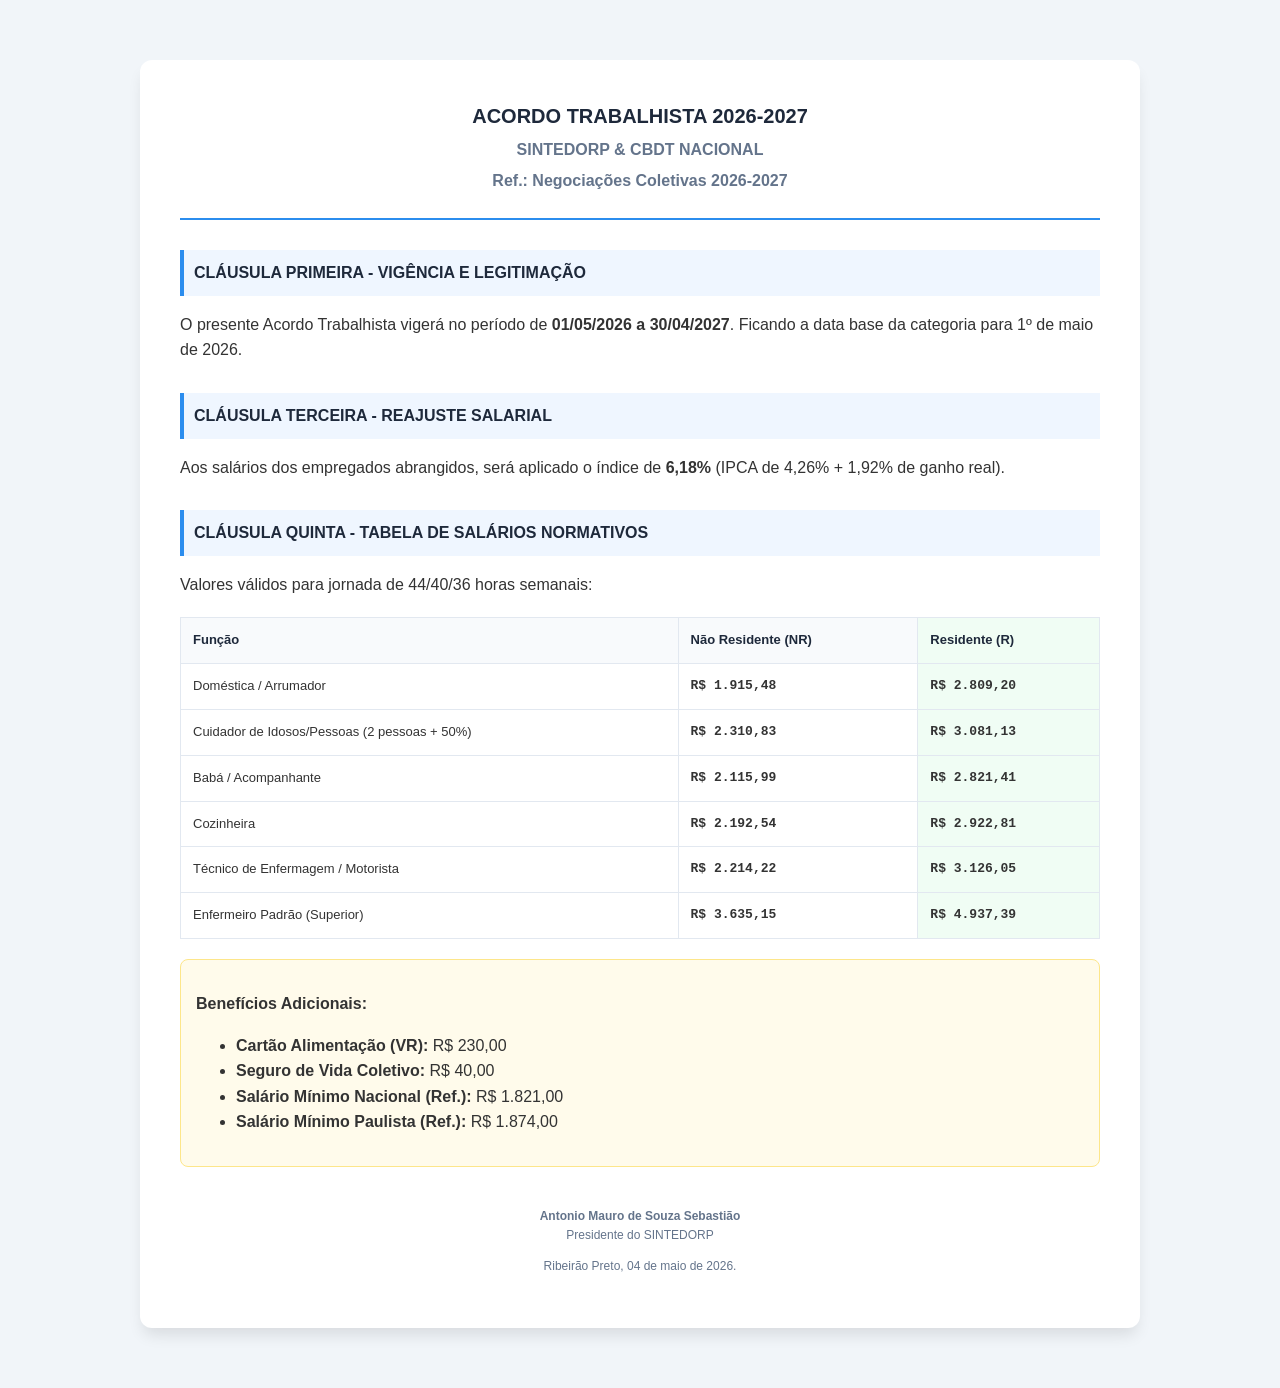
<file: public/acordo-trabalhista-2026-2027.html>
<!DOCTYPE html>
<html lang="pt-BR">
<head>
    <meta charset="UTF-8">
    <meta name="viewport" content="width=device-width, initial-scale=1.0">
    <title>Acordo Trabalhista 2026-2027 - SINTEDORP</title>
    <style>
        body {
            font-family: 'Segoe UI', Tahoma, Geneva, Verdana, sans-serif;
            line-height: 1.6;
            color: #333;
            max-width: 1000px;
            margin: 40px auto;
            padding: 20px;
            background-color: #f1f5f9;
        }
        .document {
            background-color: white;
            padding: 40px;
            box-shadow: 0 10px 15px -3px rgba(0, 0, 0, 0.1);
            border-radius: 12px;
        }
        .header {
            text-align: center;
            border-bottom: 2px solid #2b8dee;
            margin-bottom: 30px;
            padding-bottom: 20px;
        }
        .header h1 {
            color: #1e293b;
            margin: 0;
            font-size: 20px;
            text-transform: uppercase;
        }
        .header p {
            margin: 5px 0;
            font-weight: bold;
            color: #64748b;
        }
        .clause {
            margin-top: 30px;
        }
        .clause-title {
            font-weight: bold;
            text-transform: uppercase;
            color: #1e293b;
            background-color: #eff6ff;
            padding: 10px;
            border-left: 4px solid #2b8dee;
            margin-bottom: 15px;
        }
        table {
            width: 100%;
            border-collapse: collapse;
            margin: 20px 0;
            font-size: 13px;
        }
        th, td {
            border: 1px solid #e2e8f0;
            padding: 12px;
            text-align: left;
        }
        th {
            background-color: #f8fafc;
            color: #1e293b;
            font-weight: bold;
        }
        .residente-col {
            background-color: #f0fdf4;
        }
        .money {
            font-family: 'Courier New', Courier, monospace;
            font-weight: bold;
        }
        .highlight-box {
            background-color: #fffbeb;
            border: 1px solid #fde68a;
            padding: 15px;
            border-radius: 8px;
            margin: 20px 0;
        }
    </style>
</head>
<body>
    <div class="document">
        <div class="header">
            <h1>Acordo Trabalhista 2026-2027</h1>
            <p>SINTEDORP & CBDT NACIONAL</p>
            <p>Ref.: Negociações Coletivas 2026-2027</p>
        </div>

        <div class="clause">
            <div class="clause-title">Cláusula Primeira - Vigência e Legitimação</div>
            <p>O presente Acordo Trabalhista vigerá no período de <strong>01/05/2026 a 30/04/2027</strong>. Ficando a data base da categoria para 1º de maio de 2026.</p>
        </div>

        <div class="clause">
            <div class="clause-title">Cláusula Terceira - Reajuste Salarial</div>
            <p>Aos salários dos empregados abrangidos, será aplicado o índice de <strong>6,18%</strong> (IPCA de 4,26% + 1,92% de ganho real).</p>
        </div>

        <div class="clause">
            <div class="clause-title">Cláusula Quinta - Tabela de Salários Normativos</div>
            <p>Valores válidos para jornada de 44/40/36 horas semanais:</p>
            <table>
                <thead>
                    <tr>
                        <th>Função</th>
                        <th>Não Residente (NR)</th>
                        <th class="residente-col">Residente (R)</th>
                    </tr>
                </thead>
                <tbody>
                    <tr>
                        <td>Doméstica / Arrumador</td>
                        <td class="money">R$ 1.915,48</td>
                        <td class="money residente-col">R$ 2.809,20</td>
                    </tr>
                    <tr>
                        <td>Cuidador de Idosos/Pessoas (2 pessoas + 50%)</td>
                        <td class="money">R$ 2.310,83</td>
                        <td class="money residente-col">R$ 3.081,13</td>
                    </tr>
                    <tr>
                        <td>Babá / Acompanhante</td>
                        <td class="money">R$ 2.115,99</td>
                        <td class="money residente-col">R$ 2.821,41</td>
                    </tr>
                    <tr>
                        <td>Cozinheira</td>
                        <td class="money">R$ 2.192,54</td>
                        <td class="money residente-col">R$ 2.922,81</td>
                    </tr>
                    <tr>
                        <td>Técnico de Enfermagem / Motorista</td>
                        <td class="money">R$ 2.214,22</td>
                        <td class="money residente-col">R$ 3.126,05</td>
                    </tr>
                    <tr>
                        <td>Enfermeiro Padrão (Superior)</td>
                        <td class="money">R$ 3.635,15</td>
                        <td class="money residente-col">R$ 4.937,39</td>
                    </tr>
                </tbody>
            </table>
        </div>

        <div class="highlight-box">
            <p><strong>Benefícios Adicionais:</strong></p>
            <ul>
                <li><strong>Cartão Alimentação (VR):</strong> R$ 230,00</li>
                <li><strong>Seguro de Vida Coletivo:</strong> R$ 40,00</li>
                <li><strong>Salário Mínimo Nacional (Ref.):</strong> R$ 1.821,00</li>
                <li><strong>Salário Mínimo Paulista (Ref.):</strong> R$ 1.874,00</li>
            </ul>
        </div>

        <div style="margin-top: 40px; text-align: center; font-size: 12px; color: #64748b;">
            <p><strong>Antonio Mauro de Souza Sebastião</strong><br>Presidente do SINTEDORP</p>
            <p>Ribeirão Preto, 04 de maio de 2026.</p>
        </div>
    </div>
</body>
</html>
</file>
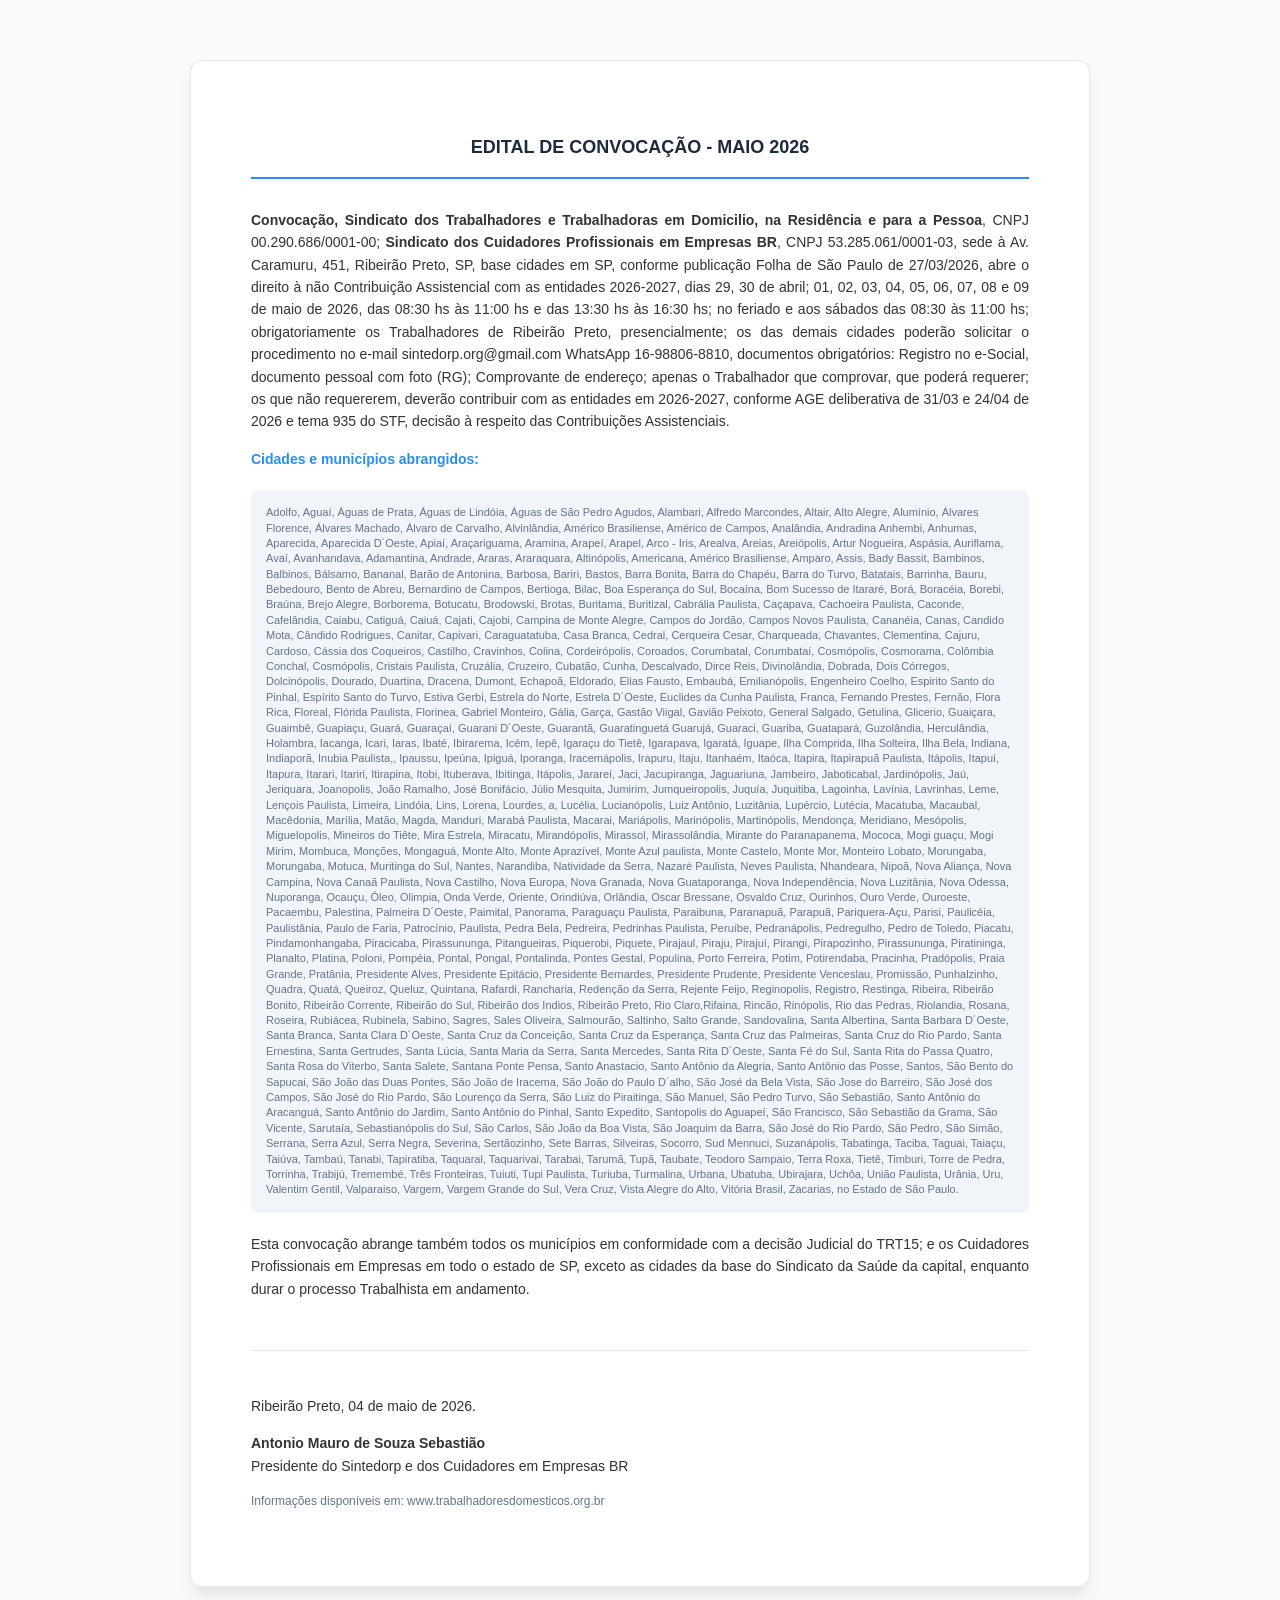
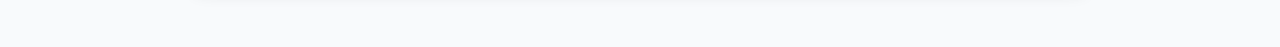
<file: public/convocacao-maio-2026.html>
<!DOCTYPE html>
<html lang="pt-BR">
<head>
    <meta charset="UTF-8">
    <meta name="viewport" content="width=device-width, initial-scale=1.0">
    <title>Edital de Convocação Maio 2026 - Sindicato dos Cuidadores</title>
    <style>
        body {
            font-family: 'Segoe UI', Tahoma, Geneva, Verdana, sans-serif;
            line-height: 1.6;
            color: #333;
            max-width: 900px;
            margin: 40px auto;
            padding: 20px;
            background-color: #f8fafc;
        }
        .document {
            background-color: white;
            padding: 60px;
            box-shadow: 0 10px 15px -3px rgba(0, 0, 0, 0.1);
            border-radius: 12px;
            border: 1px solid #e2e8f0;
        }
        h1 {
            font-size: 18px;
            text-align: center;
            margin-bottom: 30px;
            color: #1e293b;
            text-transform: uppercase;
            border-bottom: 2px solid #2b8dee;
            padding-bottom: 15px;
        }
        p {
            text-align: justify;
            margin-bottom: 15px;
            font-size: 14px;
        }
        .city-list {
            font-size: 11px;
            color: #64748b;
            background-color: #f1f5f9;
            padding: 15px;
            border-radius: 8px;
            margin: 20px 0;
            line-height: 1.4;
        }
        .signature {
            margin-top: 50px;
            text-align: center;
            border-top: 1px solid #e2e8f0;
            padding-top: 30px;
        }
        .meta {
            font-weight: bold;
            color: #2b8dee;
        }
    </style>
</head>
<body>
    <div class="document">
        <h1>Edital de Convocação - Maio 2026</h1>
        
        <p><strong>Convocação, Sindicato dos Trabalhadores e Trabalhadoras em Domicilio, na Residência e para a Pessoa</strong>, CNPJ 00.290.686/0001-00; <strong>Sindicato dos Cuidadores Profissionais em Empresas BR</strong>, CNPJ 53.285.061/0001-03, sede à Av. Caramuru, 451, Ribeirão Preto, SP, base cidades em SP, conforme publicação Folha de São Paulo de 27/03/2026, abre o direito à não Contribuição Assistencial com as entidades 2026-2027, dias 29, 30 de abril; 01, 02, 03, 04, 05, 06, 07, 08 e 09 de maio de 2026, das 08:30 hs às 11:00 hs e das 13:30 hs às 16:30 hs; no feriado e aos sábados das 08:30 às 11:00 hs; obrigatoriamente os Trabalhadores de Ribeirão Preto, presencialmente; os das demais cidades poderão solicitar o procedimento no e-mail sintedorp.org@gmail.com WhatsApp 16-98806-8810, documentos obrigatórios: Registro no e-Social, documento pessoal com foto (RG); Comprovante de endereço; apenas o Trabalhador que comprovar, que poderá requerer; os que não requererem, deverão contribuir com as entidades em 2026-2027, conforme AGE deliberativa de 31/03 e 24/04 de 2026 e tema 935 do STF, decisão à respeito das Contribuições Assistenciais.</p>

        <p class="meta">Cidades e municípios abrangidos:</p>
        <div class="city-list">
            Adolfo, Aguaí, Águas de Prata, Águas de Lindóia, Águas de São Pedro Agudos, Alambari, Alfredo Marcondes, Altair, Alto Alegre, Alumínio, Álvares Florence, Álvares Machado, Álvaro de Carvalho, Alvinlândia, Américo Brasiliense, Américo de Campos, Analândia, Andradina Anhembi, Anhumas, Aparecida, Aparecida D´Oeste, Apiaí, Araçariguama, Aramina, Arapeí, Arapel, Arco - Iris, Arealva, Areias, Areiópolis, Artur Nogueira, Aspásia, Auriflama, Avaí, Avanhandava, Adamantina, Andrade, Araras, Araraquara, Altinópolis, Americana, Américo Brasiliense, Amparo, Assis, Bady Bassit, Bambinos, Balbinos, Bálsamo, Bananal, Barão de Antonina, Barbosa, Bariri, Bastos, Barra Bonita, Barra do Chapéu, Barra do Turvo, Batatais, Barrinha, Bauru, Bebedouro, Bento de Abreu, Bernardino de Campos, Bertioga, Bilac, Boa Esperança do Sul, Bocaína, Bom Sucesso de Itararé, Borá, Boracéia, Borebi, Braúna, Brejo Alegre, Borborema, Botucatu, Brodowski, Brotas, Buritama, Buritizal, Cabrália Paulista, Caçapava, Cachoeira Paulista, Caconde, Cafelândia, Caiabu, Catiguá, Caiuá, Cajati, Cajobi, Campina de Monte Alegre, Campos do Jordão, Campos Novos Paulista, Cananéia, Canas, Candido Mota, Cândido Rodrigues, Canitar, Capivari, Caraguatatuba, Casa Branca, Cedral, Cerqueira Cesar, Charqueada, Chavantes, Clementina, Cajuru, Cardoso, Cássia dos Coqueiros, Castilho, Cravinhos, Colina, Cordeirópolis, Coroados, Corumbatal, Corumbataí, Cosmópolis, Cosmorama, Colômbia Conchal, Cosmópolis, Cristais Paulista, Cruzália, Cruzeiro, Cubatão, Cunha, Descalvado, Dirce Reis, Divinolândia, Dobrada, Dois Córregos, Dolcinópolis, Dourado, Duartina, Dracena, Dumont, Echapoã, Eldorado, Elias Fausto, Embaubá, Emilianópolis, Engenheiro Coelho, Espirito Santo do Pinhal, Espírito Santo do Turvo, Estiva Gerbi, Estrela do Norte, Estrela D´Oeste, Euclides da Cunha Paulista, Franca, Fernando Prestes, Fernão, Flora Rica, Floreal, Flórida Paulista, Florinea, Gabriel Monteiro, Gália, Garça, Gastão Viigal, Gavião Peixoto, General Salgado, Getulina, Glicerio, Guaiçara, Guaimbê, Guapiaçu, Guará, Guaraçaí, Guarani D´Oeste, Guarantã, Guaratinguetá Guarujá, Guaraci, Guariba, Guatapará, Guzolândia, Herculândia, Holambra, Iacanga, Icari, Iaras, Ibaté, Ibirarema, Icém, Iepê, Igaraçu do Tietê, Igarapava, Igaratá, Iguape, Ilha Comprida, Ilha Solteira, Ilha Bela, Indiana, Indiaporã, Inubia Paulista,, Ipaussu, Ipeúna, Ipiguá, Iporanga, Iracemápolis, Irapuru, Itaju, Itanhaém, Itaóca, Itapira, Itapirapuã Paulista, Itápolis, Itapuí, Itapura, Itarari, Itariri, Itirapina, Itobi, Ituberava, Ibitinga, Itápolis, Jarareí, Jaci, Jacupiranga, Jaguariuna, Jambeiro, Jaboticabal, Jardinópolis, Jaú, Jeriquara, Joanopolis, João Ramalho, José Bonifácio, Júlio Mesquita, Jumirim, Jumqueiropolis, Juquía, Juquitiba, Lagoinha, Lavínia, Lavrinhas, Leme, Lençois Paulista, Limeira, Lindóia, Lins, Lorena, Lourdes, a, Lucélia, Lucianópolis, Luiz Antônio, Luzitânia, Lupércio, Lutécia, Macatuba, Macaubal, Macêdonia, Marília, Matão, Magda, Manduri, Marabá Paulista, Macarai, Mariápolis, Marinópolis, Martinópolis, Mendonça, Meridiano, Mesópolis, Miguelopolis, Mineiros do Tiête, Mira Estrela, Miracatu, Mirandópolis, Mirassol, Mirassolândia, Mirante do Paranapanema, Mococa, Mogi guaçu, Mogi Mirim, Mombuca, Monções, Mongaguá, Monte Alto, Monte Aprazível, Monte Azul paulista, Monte Castelo, Monte Mor, Monteiro Lobato, Morungaba, Morungaba, Motuca, Muritinga do Sul, Nantes, Narandiba, Natividade da Serra, Nazaré Paulista, Neves Paulista, Nhandeara, Nipoã, Nova Aliança, Nova Campina, Nova Canaã Paulista, Nova Castilho, Nova Europa, Nova Granada, Nova Guataporanga, Nova Independência, Nova Luzitânia, Nova Odessa, Nuporanga, Ocauçu, Óleo, Olimpia, Onda Verde, Oriente, Orindiúva, Orlândia, Oscar Bressane, Osvaldo Cruz, Ourinhos, Ouro Verde, Ouroeste, Pacaembu, Palestina, Palmeira D´Oeste, Paimital, Panorama, Paraguaçu Paulista, Paraibuna, Paranapuã, Parapuã, Pariquera-Açu, Parisi, Paulicéia, Paulistânia, Paulo de Faria, Patrocínio, Paulista, Pedra Bela, Pedreira, Pedrinhas Paulista, Peruíbe, Pedranápolis, Pedregulho, Pedro de Toledo, Piacatu, Pindamonhangaba, Piracicaba, Pirassununga, Pitangueiras, Piquerobi, Piquete, Pirajaul, Piraju, Pirajuí, Pirangi, Pirapozinho, Pirassununga, Piratininga, Planalto, Platina, Poloni, Pompéia, Pontal, Pongal, Pontalinda, Pontes Gestal, Populina, Porto Ferreira, Potim, Potirendaba, Pracinha, Pradópolis, Praia Grande, Pratânia, Presidente Alves, Presidente Epitácio, Presidente Bernardes, Presidente Prudente, Presidente Venceslau, Promissão, Punhalzinho, Quadra, Quatá, Queiroz, Queluz, Quintana, Rafardi, Rancharia, Redenção da Serra, Rejente Feijo, Reginopolis, Registro, Restinga, Ribeira, Ribeirão Bonito, Ribeirão Corrente, Ribeirão do Sul, Ribeirão dos Indios, Ribeirão Preto, Rio Claro,Rifaina, Rincão, Rinópolis, Rio das Pedras, Riolandia, Rosana, Roseira, Rubiácea, Rubinela, Sabino, Sagres, Sales Oliveira, Salmourão, Saltinho, Salto Grande, Sandovalina, Santa Albertina, Santa Barbara D´Oeste, Santa Branca, Santa Clara D´Oeste, Santa Cruz da Conceição, Santa Cruz da Esperança, Santa Cruz das Palmeiras, Santa Cruz do Rio Pardo, Santa Ernestina, Santa Gertrudes, Santa Lúcia, Santa Maria da Serra, Santa Mercedes, Santa Rita D´Oeste, Santa Fé do Sul, Santa Rita do Passa Quatro, Santa Rosa do Viterbo, Santa Salete, Santana Ponte Pensa, Santo Anastacio, Santo Antônio da Alegria, Santo Antônio das Posse, Santos, São Bento do Sapucai, São João das Duas Pontes, São João de Iracema, São João do Paulo D´alho, São José da Bela Vista, São Jose do Barreiro, São José dos Campos, São José do Rio Pardo, São Lourenço da Serra, São Luiz do Piraitinga, São Manuel, São Pedro Turvo, São Sebastião, Santo Antônio do Aracanguá, Santo Antônio do Jardim, Santo Antônio do Pinhal, Santo Expedito, Santopolis do Aguapeí, São Francisco, São Sebastião da Grama, São Vicente, Sarutaía, Sebastianópolis do Sul, São Carlos, São João da Boa Vista, São Joaquim da Barra, São José do Rio Pardo, São Pedro, São Simão, Serrana, Serra Azul, Serra Negra, Severina, Sertãozinho, Sete Barras, Silveiras, Socorro, Sud Mennuci, Suzanápolis, Tabatinga, Taciba, Taguai, Taiaçu, Taiúva, Tambaú, Tanabi, Tapiratiba, Taquaral, Taquarivai, Tarabai, Tarumã, Tupã, Taubate, Teodoro Sampaio, Terra Roxa, Tietê, Timburi, Torre de Pedra, Torrinha, Trabijú, Tremembé, Três Fronteiras, Tuiuti, Tupi Paulista, Turiuba, Turmalina, Urbana, Ubatuba, Ubirajara, Uchôa, União Paulista, Urânia, Uru, Valentim Gentil, Valparaiso, Vargem, Vargem Grande do Sul, Vera Cruz, Vista Alegre do Alto, Vitória Brasil, Zacarias, no Estado de São Paulo.
        </div>

        <p>Esta convocação abrange também todos os municípios em conformidade com a decisão Judicial do TRT15; e os Cuidadores Profissionais em Empresas em todo o estado de SP, exceto as cidades da base do Sindicato da Saúde da capital, enquanto durar o processo Trabalhista em andamento.</p>

        <div class="signature">
            <p>Ribeirão Preto, 04 de maio de 2026.</p>
            <p><strong>Antonio Mauro de Souza Sebastião</strong><br>Presidente do Sintedorp e dos Cuidadores em Empresas BR</p>
            <p style="font-size: 12px; color: #64748b; margin-top: 10px;">Informações disponíveis em: www.trabalhadoresdomesticos.org.br</p>
        </div>
    </div>
</body>
</html>
</file>
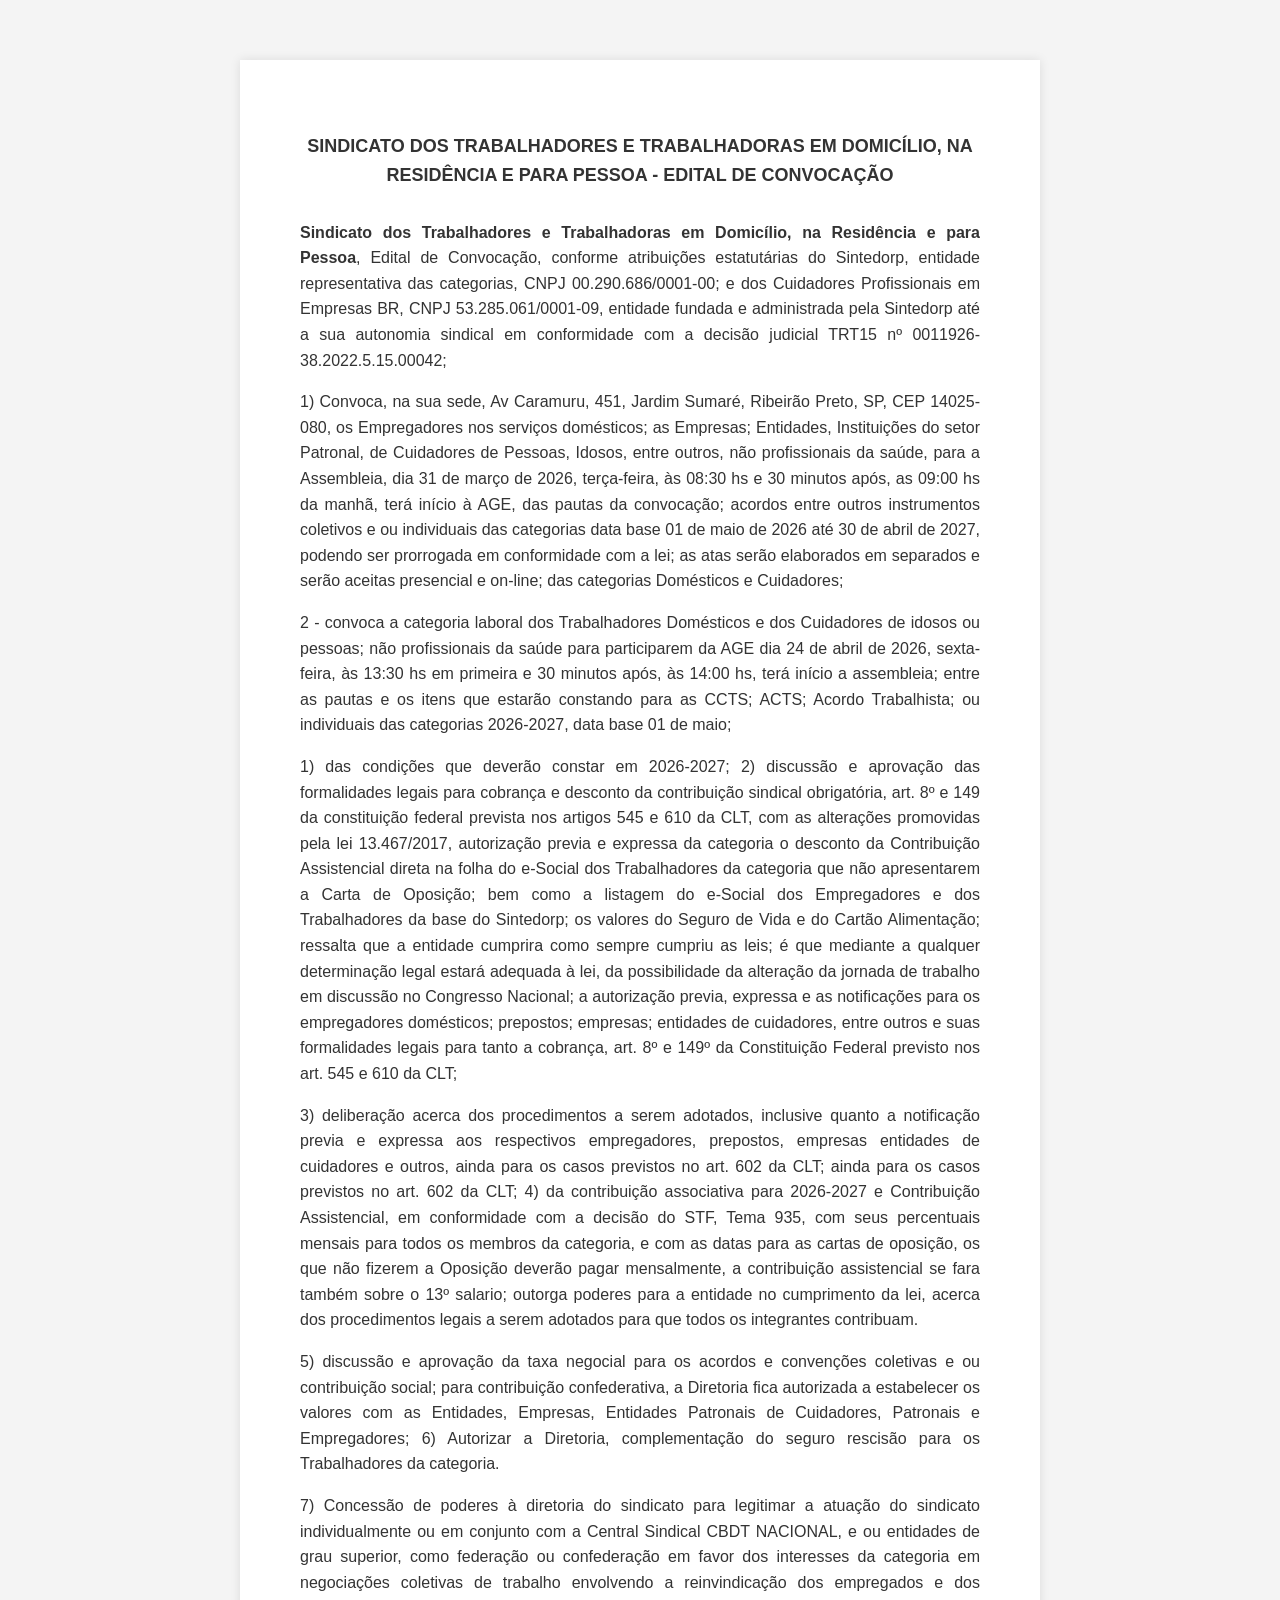
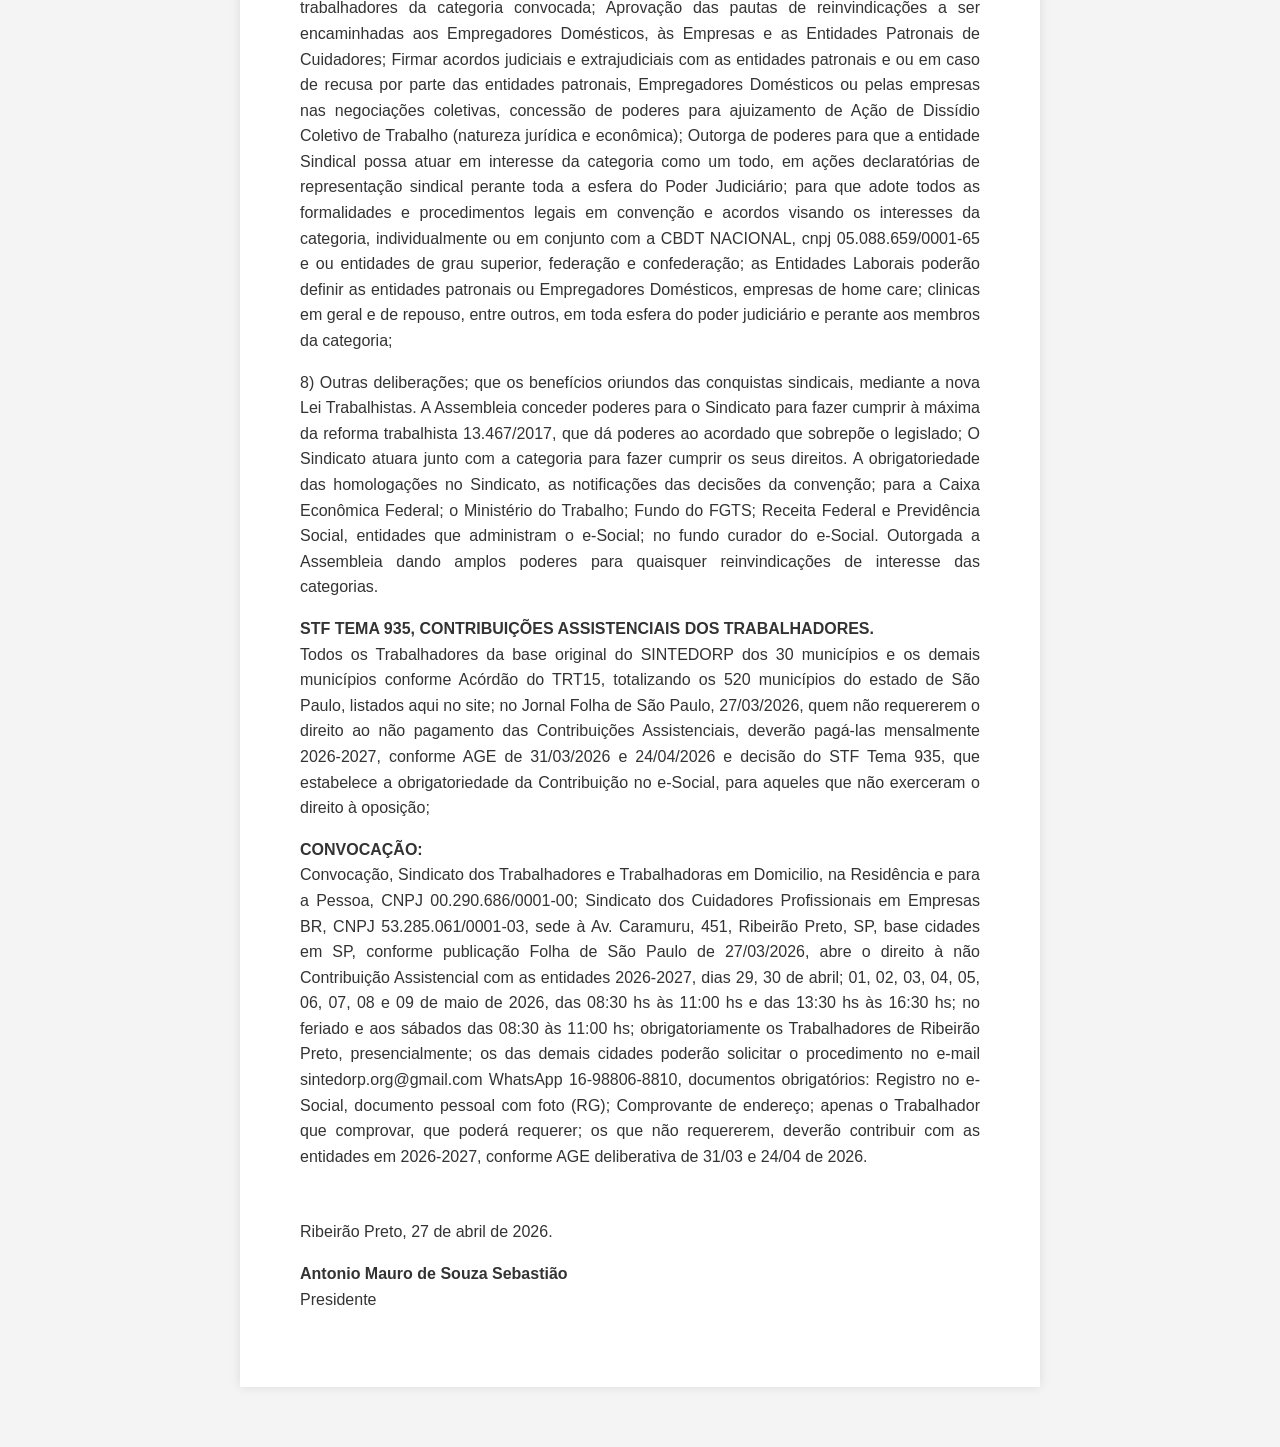
<file: public/edital-convocacao-2026.html>
<!DOCTYPE html>
<html lang="pt-BR">
<head>
    <meta charset="UTF-8">
    <meta name="viewport" content="width=device-width, initial-scale=1.0">
    <title>Edital de Convocação 2026 - Sindicato dos Cuidadores</title>
    <style>
        body {
            font-family: Arial, sans-serif;
            line-height: 1.6;
            color: #333;
            max-width: 800px;
            margin: 40px auto;
            padding: 20px;
            background-color: #f4f4f4;
        }
        .document {
            background-color: white;
            padding: 60px;
            box-shadow: 0 0 10px rgba(0,0,0,0.1);
        }
        h1 {
            font-size: 18px;
            text-align: center;
            margin-bottom: 30px;
            text-transform: uppercase;
        }
        p {
            text-align: justify;
            margin-bottom: 15px;
        }
        .footer {
            margin-top: 50px;
            text-align: center;
        }
    </style>
</head>
<body>
    <div class="document">
        <h1>Sindicato dos Trabalhadores e Trabalhadoras em Domicílio, na Residência e para Pessoa - Edital de Convocação</h1>
        
        <p><strong>Sindicato dos Trabalhadores e Trabalhadoras em Domicílio, na Residência e para Pessoa</strong>, Edital de Convocação, conforme atribuições estatutárias do Sintedorp, entidade representativa das categorias, CNPJ 00.290.686/0001-00; e dos Cuidadores Profissionais em Empresas BR, CNPJ 53.285.061/0001-09, entidade fundada e administrada pela Sintedorp até a sua autonomia sindical em conformidade com a decisão judicial TRT15 nº 0011926-38.2022.5.15.00042;</p>

        <p>1) Convoca, na sua sede, Av Caramuru, 451, Jardim Sumaré, Ribeirão Preto, SP, CEP 14025-080, os Empregadores nos serviços domésticos; as Empresas; Entidades, Instituições do setor Patronal, de Cuidadores de Pessoas, Idosos, entre outros, não profissionais da saúde, para a Assembleia, dia 31 de março de 2026, terça-feira, às 08:30 hs e 30 minutos após, as 09:00 hs da manhã, terá início à AGE, das pautas da convocação; acordos entre outros instrumentos coletivos e ou individuais das categorias data base 01 de maio de 2026 até 30 de abril de 2027, podendo ser prorrogada em conformidade com a lei; as atas serão elaborados em separados e serão aceitas presencial e on-line; das categorias Domésticos e Cuidadores;</p>

        <p>2 - convoca a categoria laboral dos Trabalhadores Domésticos e dos Cuidadores de idosos ou pessoas; não profissionais da saúde para participarem da AGE dia 24 de abril de 2026, sexta-feira, às 13:30 hs em primeira e 30 minutos após, às 14:00 hs, terá início a assembleia; entre as pautas e os itens que estarão constando para as CCTS; ACTS; Acordo Trabalhista; ou individuais das categorias 2026-2027, data base 01 de maio;</p>

        <p>1) das condições que deverão constar em 2026-2027; 2) discussão e aprovação das formalidades legais para cobrança e desconto da contribuição sindical obrigatória, art. 8º e 149 da constituição federal prevista nos artigos 545 e 610 da CLT, com as alterações promovidas pela lei 13.467/2017, autorização previa e expressa da categoria o desconto da Contribuição Assistencial direta na folha do e-Social dos Trabalhadores da categoria que não apresentarem a Carta de Oposição; bem como a listagem do e-Social dos Empregadores e dos Trabalhadores da base do Sintedorp; os valores do Seguro de Vida e do Cartão Alimentação; ressalta que a entidade cumprira como sempre cumpriu as leis; é que mediante a qualquer determinação legal estará adequada à lei, da possibilidade da alteração da jornada de trabalho em discussão no Congresso Nacional; a autorização previa, expressa e as notificações para os empregadores domésticos; prepostos; empresas; entidades de cuidadores, entre outros e suas formalidades legais para tanto a cobrança, art. 8º e 149º da Constituição Federal previsto nos art. 545 e 610 da CLT;</p>

        <p>3) deliberação acerca dos procedimentos a serem adotados, inclusive quanto a notificação previa e expressa aos respectivos empregadores, prepostos, empresas entidades de cuidadores e outros, ainda para os casos previstos no art. 602 da CLT; ainda para os casos previstos no art. 602 da CLT; 4) da contribuição associativa para 2026-2027 e Contribuição Assistencial, em conformidade com a decisão do STF, Tema 935, com seus percentuais mensais para todos os membros da categoria, e com as datas para as cartas de oposição, os que não fizerem a Oposição deverão pagar mensalmente, a contribuição assistencial se fara também sobre o 13º salario; outorga poderes para a entidade no cumprimento da lei, acerca dos procedimentos legais a serem adotados para que todos os integrantes contribuam.</p>

        <p>5) discussão e aprovação da taxa negocial para os acordos e convenções coletivas e ou contribuição social; para contribuição confederativa, a Diretoria fica autorizada a estabelecer os valores com as Entidades, Empresas, Entidades Patronais de Cuidadores, Patronais e Empregadores; 6) Autorizar a Diretoria, complementação do seguro rescisão para os Trabalhadores da categoria.</p>

        <p>7) Concessão de poderes à diretoria do sindicato para legitimar a atuação do sindicato individualmente ou em conjunto com a Central Sindical CBDT NACIONAL, e ou entidades de grau superior, como federação ou confederação em favor dos interesses da categoria em negociações coletivas de trabalho envolvendo a reinvindicação dos empregados e dos trabalhadores da categoria convocada; Aprovação das pautas de reinvindicações a ser encaminhadas aos Empregadores Domésticos, às Empresas e as Entidades Patronais de Cuidadores; Firmar acordos judiciais e extrajudiciais com as entidades patronais e ou em caso de recusa por parte das entidades patronais, Empregadores Domésticos ou pelas empresas nas negociações coletivas, concessão de poderes para ajuizamento de Ação de Dissídio Coletivo de Trabalho (natureza jurídica e econômica); Outorga de poderes para que a entidade Sindical possa atuar em interesse da categoria como um todo, em ações declaratórias de representação sindical perante toda a esfera do Poder Judiciário; para que adote todos as formalidades e procedimentos legais em convenção e acordos visando os interesses da categoria, individualmente ou em conjunto com a CBDT NACIONAL, cnpj 05.088.659/0001-65 e ou entidades de grau superior, federação e confederação; as Entidades Laborais poderão definir as entidades patronais ou Empregadores Domésticos, empresas de home care; clinicas em geral e de repouso, entre outros, em toda esfera do poder judiciário e perante aos membros da categoria;</p>

        <p>8) Outras deliberações; que os benefícios oriundos das conquistas sindicais, mediante a nova Lei Trabalhistas. A Assembleia conceder poderes para o Sindicato para fazer cumprir à máxima da reforma trabalhista 13.467/2017, que dá poderes ao acordado que sobrepõe o legislado; O Sindicato atuara junto com a categoria para fazer cumprir os seus direitos. A obrigatoriedade das homologações no Sindicato, as notificações das decisões da convenção; para a Caixa Econômica Federal; o Ministério do Trabalho; Fundo do FGTS; Receita Federal e Previdência Social, entidades que administram o e-Social; no fundo curador do e-Social. Outorgada a Assembleia dando amplos poderes para quaisquer reinvindicações de interesse das categorias.</p>

        <p><strong>STF TEMA 935, CONTRIBUIÇÕES ASSISTENCIAIS DOS TRABALHADORES.</strong><br>
        Todos os Trabalhadores da base original do SINTEDORP dos 30 municípios e os demais municípios conforme Acórdão do TRT15, totalizando os 520 municípios do estado de São Paulo, listados aqui no site; no Jornal Folha de São Paulo, 27/03/2026, quem não requererem o direito ao não pagamento das Contribuições Assistenciais, deverão pagá-las mensalmente 2026-2027, conforme AGE de 31/03/2026 e 24/04/2026 e decisão do STF Tema 935, que estabelece a obrigatoriedade da Contribuição no e-Social, para aqueles que não exerceram o direito à oposição;</p>

        <p><strong>CONVOCAÇÃO:</strong><br>
        Convocação, Sindicato dos Trabalhadores e Trabalhadoras em Domicilio, na Residência e para a Pessoa, CNPJ 00.290.686/0001-00; Sindicato dos Cuidadores Profissionais em Empresas BR, CNPJ 53.285.061/0001-03, sede à Av. Caramuru, 451, Ribeirão Preto, SP, base cidades em SP, conforme publicação Folha de São Paulo de 27/03/2026, abre o direito à não Contribuição Assistencial com as entidades 2026-2027, dias 29, 30 de abril; 01, 02, 03, 04, 05, 06, 07, 08 e 09 de maio de 2026, das 08:30 hs às 11:00 hs e das 13:30 hs às 16:30 hs; no feriado e aos sábados das 08:30 às 11:00 hs; obrigatoriamente os Trabalhadores de Ribeirão Preto, presencialmente; os das demais cidades poderão solicitar o procedimento no e-mail sintedorp.org@gmail.com WhatsApp 16-98806-8810, documentos obrigatórios: Registro no e-Social, documento pessoal com foto (RG); Comprovante de endereço; apenas o Trabalhador que comprovar, que poderá requerer; os que não requererem, deverão contribuir com as entidades em 2026-2027, conforme AGE deliberativa de 31/03 e 24/04 de 2026.</p>

        <div class="footer">
            <p>Ribeirão Preto, 27 de abril de 2026.</p>
            <p><strong>Antonio Mauro de Souza Sebastião</strong><br>Presidente</p>
        </div>
    </div>
</body>
</html>
</file>
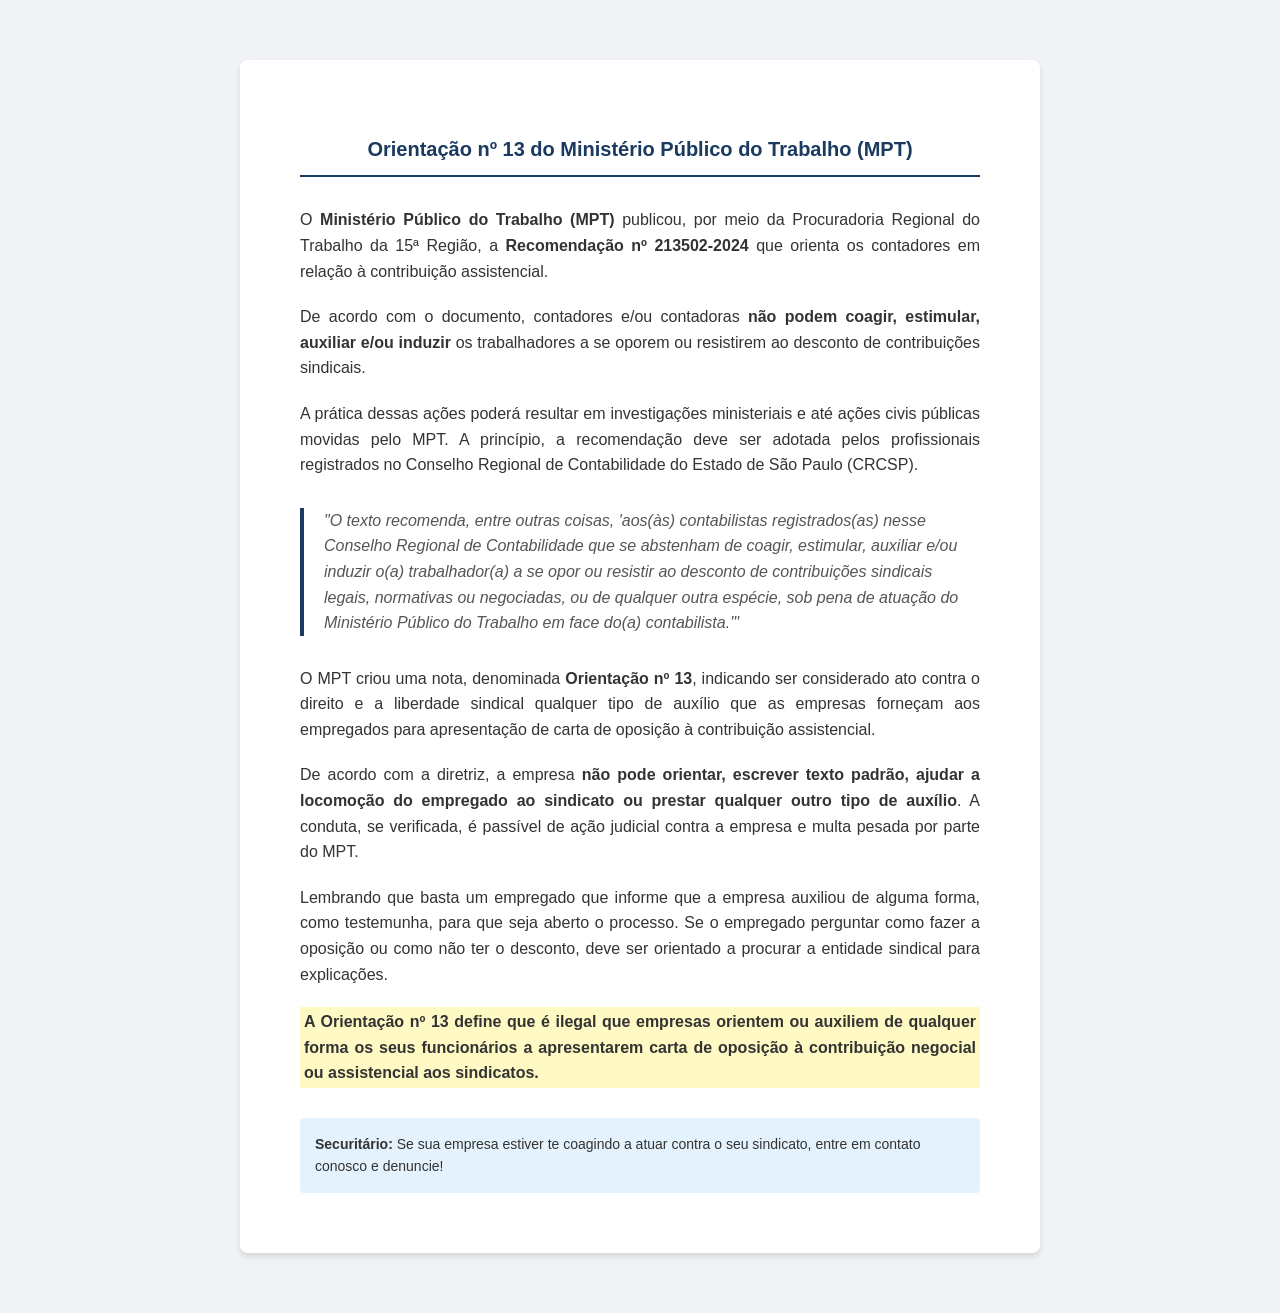
<file: public/orientacao-mpt-13.html>
<!DOCTYPE html>
<html lang="pt-BR">
<head>
    <meta charset="UTF-8">
    <meta name="viewport" content="width=device-width, initial-scale=1.0">
    <title>Orientação MPT nº 13 - Sindicato dos Cuidadores</title>
    <style>
        body {
            font-family: 'Segoe UI', Tahoma, Geneva, Verdana, sans-serif;
            line-height: 1.6;
            color: #333;
            max-width: 800px;
            margin: 40px auto;
            padding: 20px;
            background-color: #f0f2f5;
        }
        .document {
            background-color: white;
            padding: 60px;
            box-shadow: 0 4px 6px rgba(0,0,0,0.1);
            border-radius: 8px;
        }
        h1 {
            font-size: 20px;
            text-align: center;
            margin-bottom: 30px;
            color: #1a3a5f;
            border-bottom: 2px solid #1a3a5f;
            padding-bottom: 10px;
        }
        p {
            text-align: justify;
            margin-bottom: 20px;
        }
        .highlight {
            background-color: #fff9c4;
            padding: 2px 4px;
            font-weight: bold;
        }
        .quote {
            font-style: italic;
            border-left: 4px solid #1a3a5f;
            padding-left: 20px;
            margin: 30px 0;
            color: #555;
        }
        .note {
            background-color: #e3f2fd;
            padding: 15px;
            border-radius: 4px;
            margin-top: 30px;
            font-size: 14px;
        }
    </style>
</head>
<body>
    <div class="document">
        <h1>Orientação nº 13 do Ministério Público do Trabalho (MPT)</h1>
        
        <p>O <strong>Ministério Público do Trabalho (MPT)</strong> publicou, por meio da Procuradoria Regional do Trabalho da 15ª Região, a <strong>Recomendação nº 213502-2024</strong> que orienta os contadores em relação à contribuição assistencial.</p>

        <p>De acordo com o documento, contadores e/ou contadoras <strong>não podem coagir, estimular, auxiliar e/ou induzir</strong> os trabalhadores a se oporem ou resistirem ao desconto de contribuições sindicais.</p>

        <p>A prática dessas ações poderá resultar em investigações ministeriais e até ações civis públicas movidas pelo MPT. A princípio, a recomendação deve ser adotada pelos profissionais registrados no Conselho Regional de Contabilidade do Estado de São Paulo (CRCSP).</p>

        <div class="quote">
            "O texto recomenda, entre outras coisas, 'aos(às) contabilistas registrados(as) nesse Conselho Regional de Contabilidade que se abstenham de coagir, estimular, auxiliar e/ou induzir o(a) trabalhador(a) a se opor ou resistir ao desconto de contribuições sindicais legais, normativas ou negociadas, ou de qualquer outra espécie, sob pena de atuação do Ministério Público do Trabalho em face do(a) contabilista.'"
        </div>

        <p>O MPT criou uma nota, denominada <strong>Orientação nº 13</strong>, indicando ser considerado ato contra o direito e a liberdade sindical qualquer tipo de auxílio que as empresas forneçam aos empregados para apresentação de carta de oposição à contribuição assistencial.</p>

        <p>De acordo com a diretriz, a empresa <strong>não pode orientar, escrever texto padrão, ajudar a locomoção do empregado ao sindicato ou prestar qualquer outro tipo de auxílio</strong>. A conduta, se verificada, é passível de ação judicial contra a empresa e multa pesada por parte do MPT.</p>

        <p>Lembrando que basta um empregado que informe que a empresa auxiliou de alguma forma, como testemunha, para que seja aberto o processo. Se o empregado perguntar como fazer a oposição ou como não ter o desconto, deve ser orientado a procurar a entidade sindical para explicações.</p>

        <p class="highlight">A Orientação nº 13 define que é ilegal que empresas orientem ou auxiliem de qualquer forma os seus funcionários a apresentarem carta de oposição à contribuição negocial ou assistencial aos sindicatos.</p>

        <div class="note">
            <strong>Securitário:</strong> Se sua empresa estiver te coagindo a atuar contra o seu sindicato, entre em contato conosco e denuncie!
        </div>
    </div>
</body>
</html>
</file>
